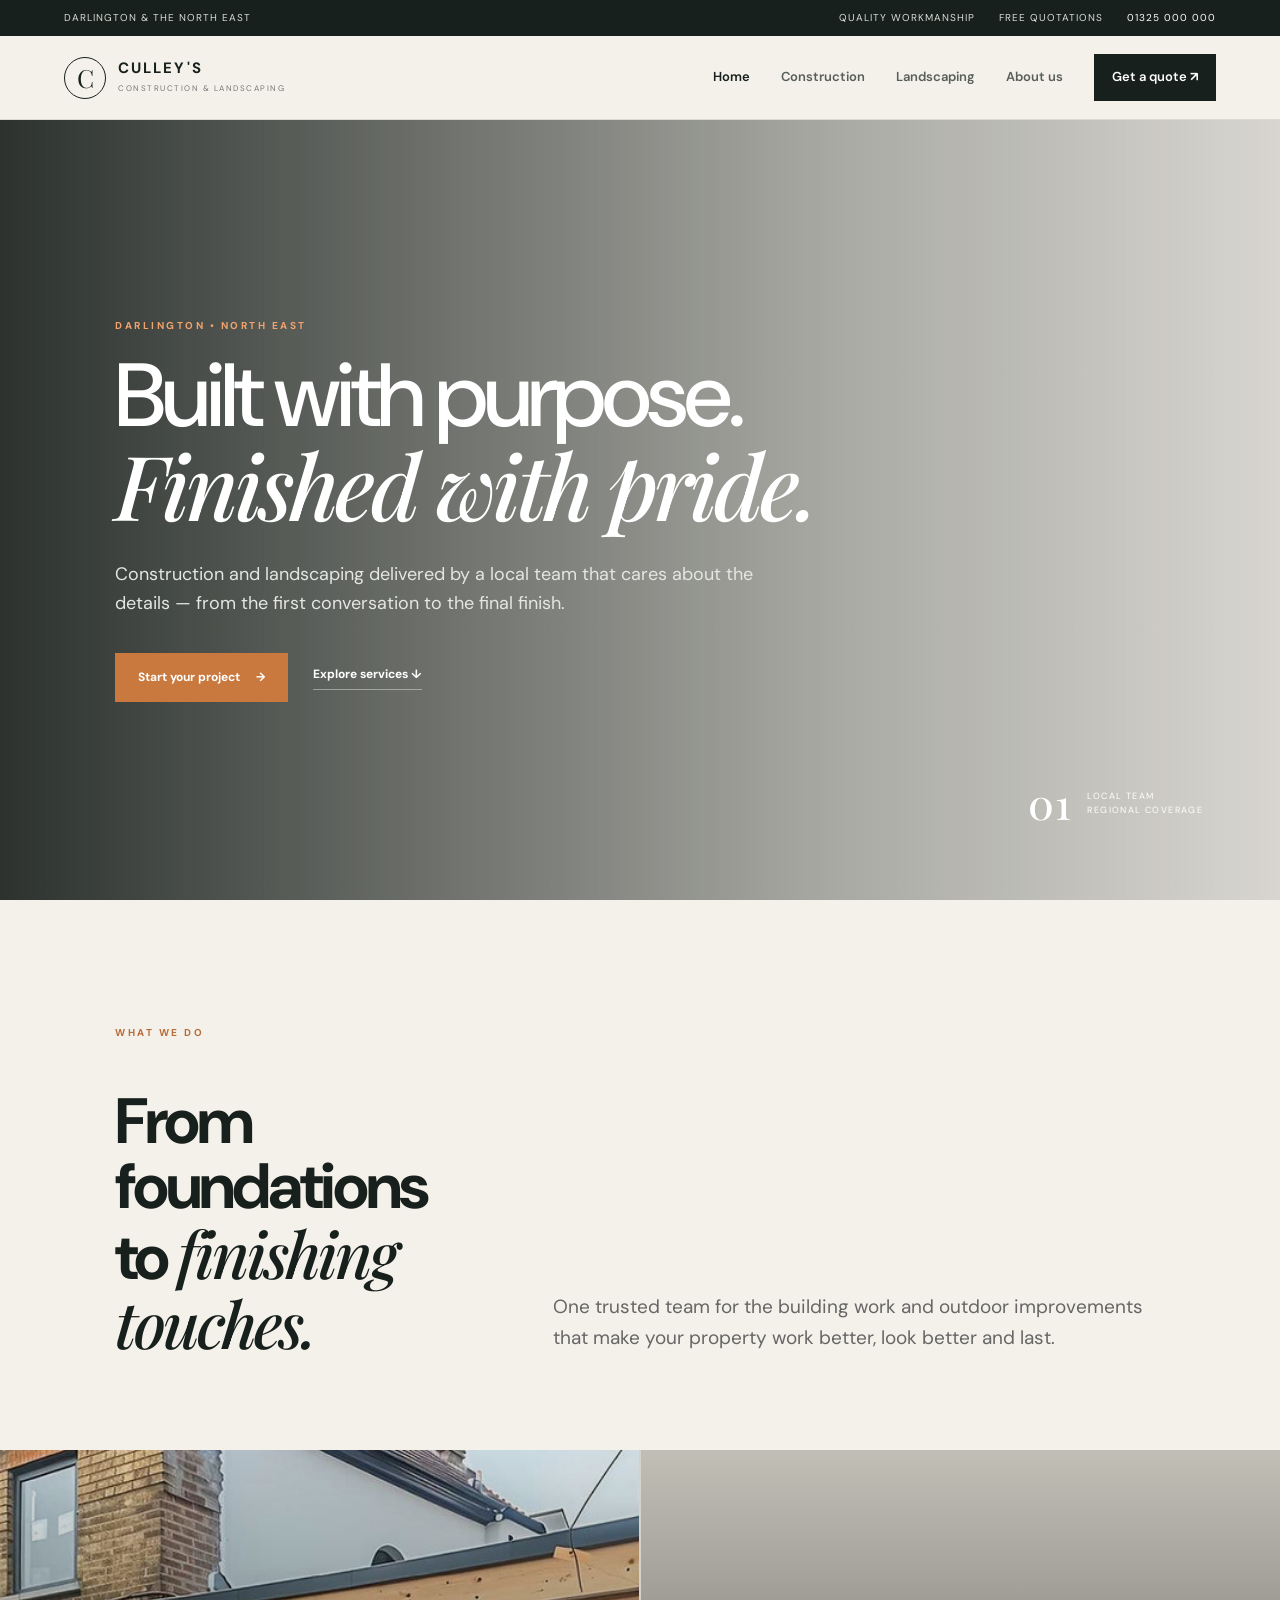
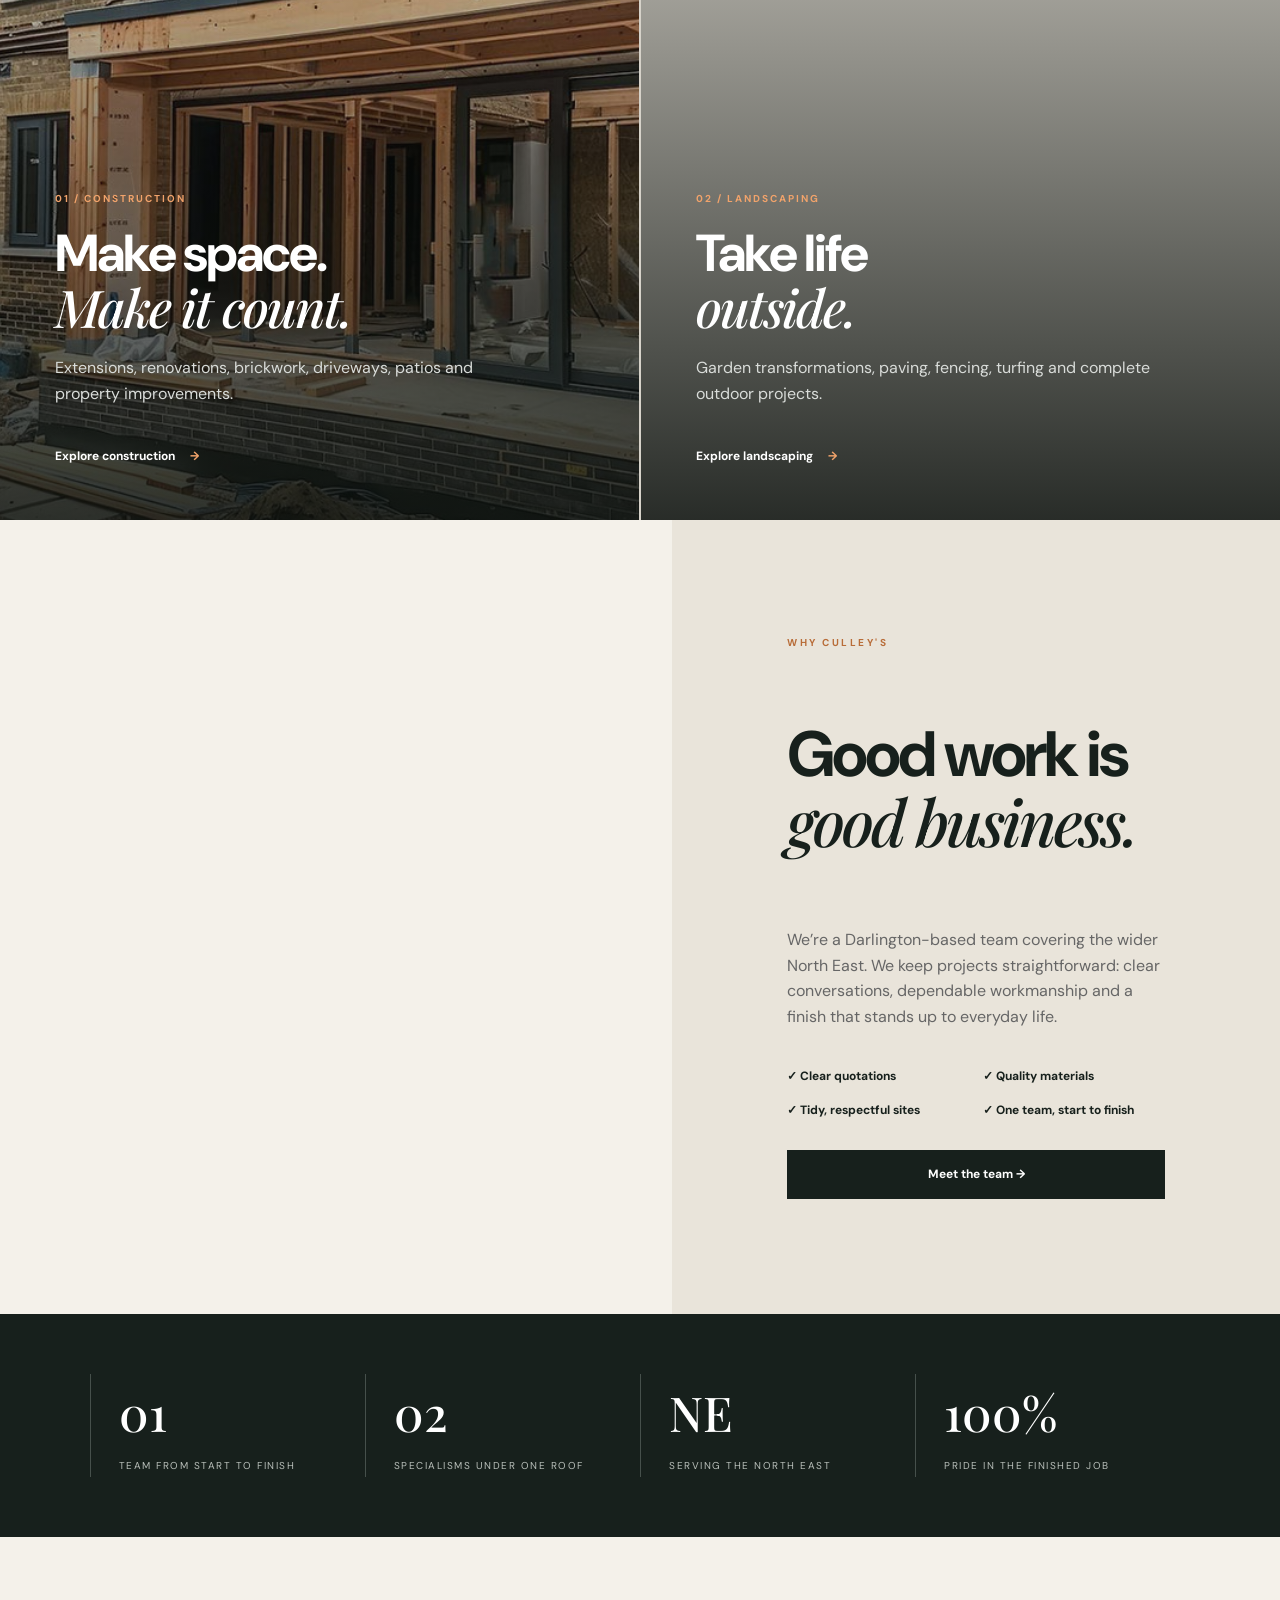
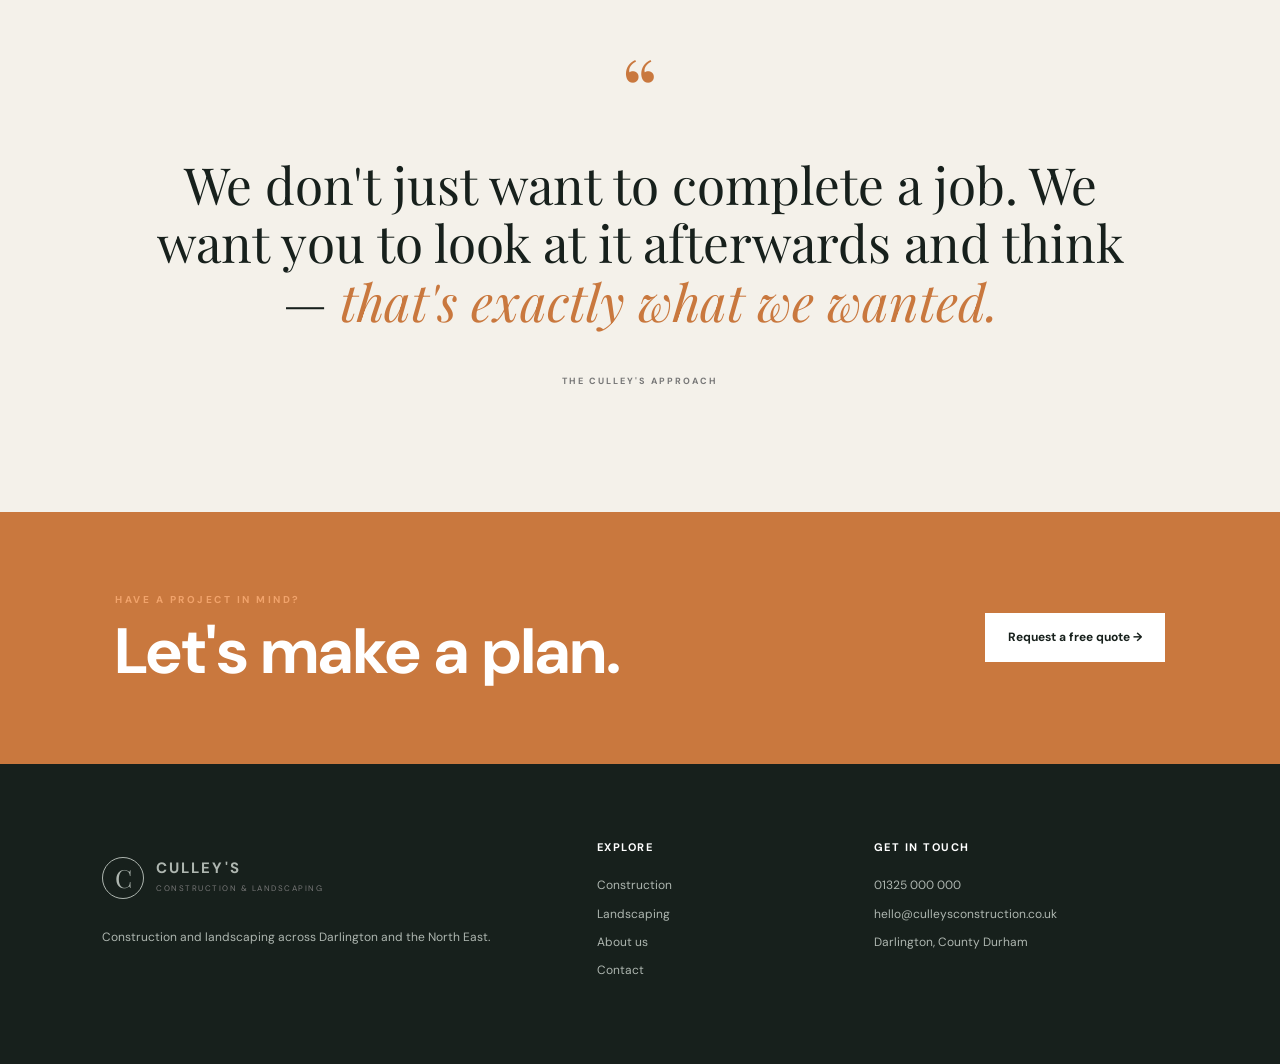
<file: index.html>
<!doctype html>
<html lang="en-GB">
<head>
<meta charset="utf-8"><meta name="viewport" content="width=device-width,initial-scale=1">
<title>Culley's Construction & Landscaping | Darlington & North East</title>
<meta name="description" content="Culley's Construction & Landscaping — quality construction, landscaping, paving and property improvements across Darlington and the North East.">
<link rel="preconnect" href="https://fonts.googleapis.com"><link rel="preconnect" href="https://fonts.gstatic.com" crossorigin>
<link href="https://fonts.googleapis.com/css2?family=DM+Sans:wght@400;500;600;700&family=Playfair+Display:ital,wght@0,500;0,600;1,500;1,600&display=swap" rel="stylesheet">
<link rel="stylesheet" href="assets/style.css">
</head>
<body>
<div class="topbar"><div>Darlington & the North East</div><div class="toplinks"><span>Quality workmanship</span><span>Free quotations</span><a href="tel:01325000000">01325 000 000</a></div></div>
<header class="header"><a class="logo" href="index.html"><span class="logo-icon">C</span><span><strong>CULLEY'S</strong><small>CONSTRUCTION & LANDSCAPING</small></span></a><button class="menu" aria-label="Menu">☰</button><nav><a href="index.html" class="active">Home</a><a href="construction.html">Construction</a><a href="landscaping.html">Landscaping</a><a href="about.html">About us</a><a class="navquote" href="contact.html">Get a quote <b>↗</b></a></nav></header>

<main>
<section class="hero">
<div class="hero-bg"></div><div class="hero-shade"></div>
<div class="hero-content">
<div class="eyebrow light">DARLINGTON • NORTH EAST</div>
<h1>Built with purpose.<br><i>Finished with pride.</i></h1>
<p>Construction and landscaping delivered by a local team that cares about the details — from the first conversation to the final finish.</p>
<div class="buttons"><a class="btn orange" href="contact.html">Start your project <b>→</b></a><a class="textbtn" href="#services">Explore services ↓</a></div>
</div>
<div class="hero-note"><strong>01</strong><span>Local team<br>Regional coverage</span></div>
</section>

<section class="intro">
<div class="eyebrow">WHAT WE DO</div><h2>From foundations<br>to <i>finishing touches.</i></h2>
<p class="lead">One trusted team for the building work and outdoor improvements that make your property work better, look better and last.</p>
</section>

<section class="services" id="services">
<a href="construction.html" class="bigcard construction">
<div class="cardphoto"></div><div class="cardcontent"><span>01 / CONSTRUCTION</span><h3>Make space.<br><i>Make it count.</i></h3><p>Extensions, renovations, brickwork, driveways, patios and property improvements.</p><b>Explore construction <em>→</em></b></div>
</a>
<a href="landscaping.html" class="bigcard landscape">
<div class="cardphoto"></div><div class="cardcontent"><span>02 / LANDSCAPING</span><h3>Take life<br><i>outside.</i></h3><p>Garden transformations, paving, fencing, turfing and complete outdoor projects.</p><b>Explore landscaping <em>→</em></b></div>
</a>
</section>

<section class="why">
<div class="whyimage"></div><div class="whycopy"><div class="eyebrow">WHY CULLEY'S</div><h2>Good work is<br><i>good business.</i></h2><p>We’re a Darlington-based team covering the wider North East. We keep projects straightforward: clear conversations, dependable workmanship and a finish that stands up to everyday life.</p>
<div class="checks"><span>✓ Clear quotations</span><span>✓ Quality materials</span><span>✓ Tidy, respectful sites</span><span>✓ One team, start to finish</span></div><a class="btn dark" href="about.html">Meet the team →</a></div>
</section>

<section class="numbers"><div><strong>01</strong><span>team from start to finish</span></div><div><strong>02</strong><span>specialisms under one roof</span></div><div><strong>NE</strong><span>serving the North East</span></div><div><strong>100%</strong><span>pride in the finished job</span></div></section>

<section class="testimonial"><div class="quote-mark">“</div><blockquote>We don't just want to complete a job. We want you to look at it afterwards and think — <i>that's exactly what we wanted.</i></blockquote><span>THE CULLEY'S APPROACH</span></section>

<section class="cta"><div><div class="eyebrow light">HAVE A PROJECT IN MIND?</div><h2>Let's make a plan.</h2></div><a class="btn white" href="contact.html">Request a free quote →</a></section>
</main>
<footer><div class="footbrand"><a class="logo" href="#"><span class="logo-icon">C</span><span><strong>CULLEY'S</strong><small>CONSTRUCTION & LANDSCAPING</small></span></a><p>Construction and landscaping across Darlington and the North East.</p></div><div><h4>Explore</h4><a href="construction.html">Construction</a><a href="landscaping.html">Landscaping</a><a href="about.html">About us</a><a href="contact.html">Contact</a></div><div><h4>Get in touch</h4><a href="tel:01325000000">01325 000 000</a><a href="mailto:hello@culleysconstruction.co.uk">hello@culleysconstruction.co.uk</a><span>Darlington, County Durham</span></div></footer>
<script src="assets/main.js"></script>
</body></html>
</file>
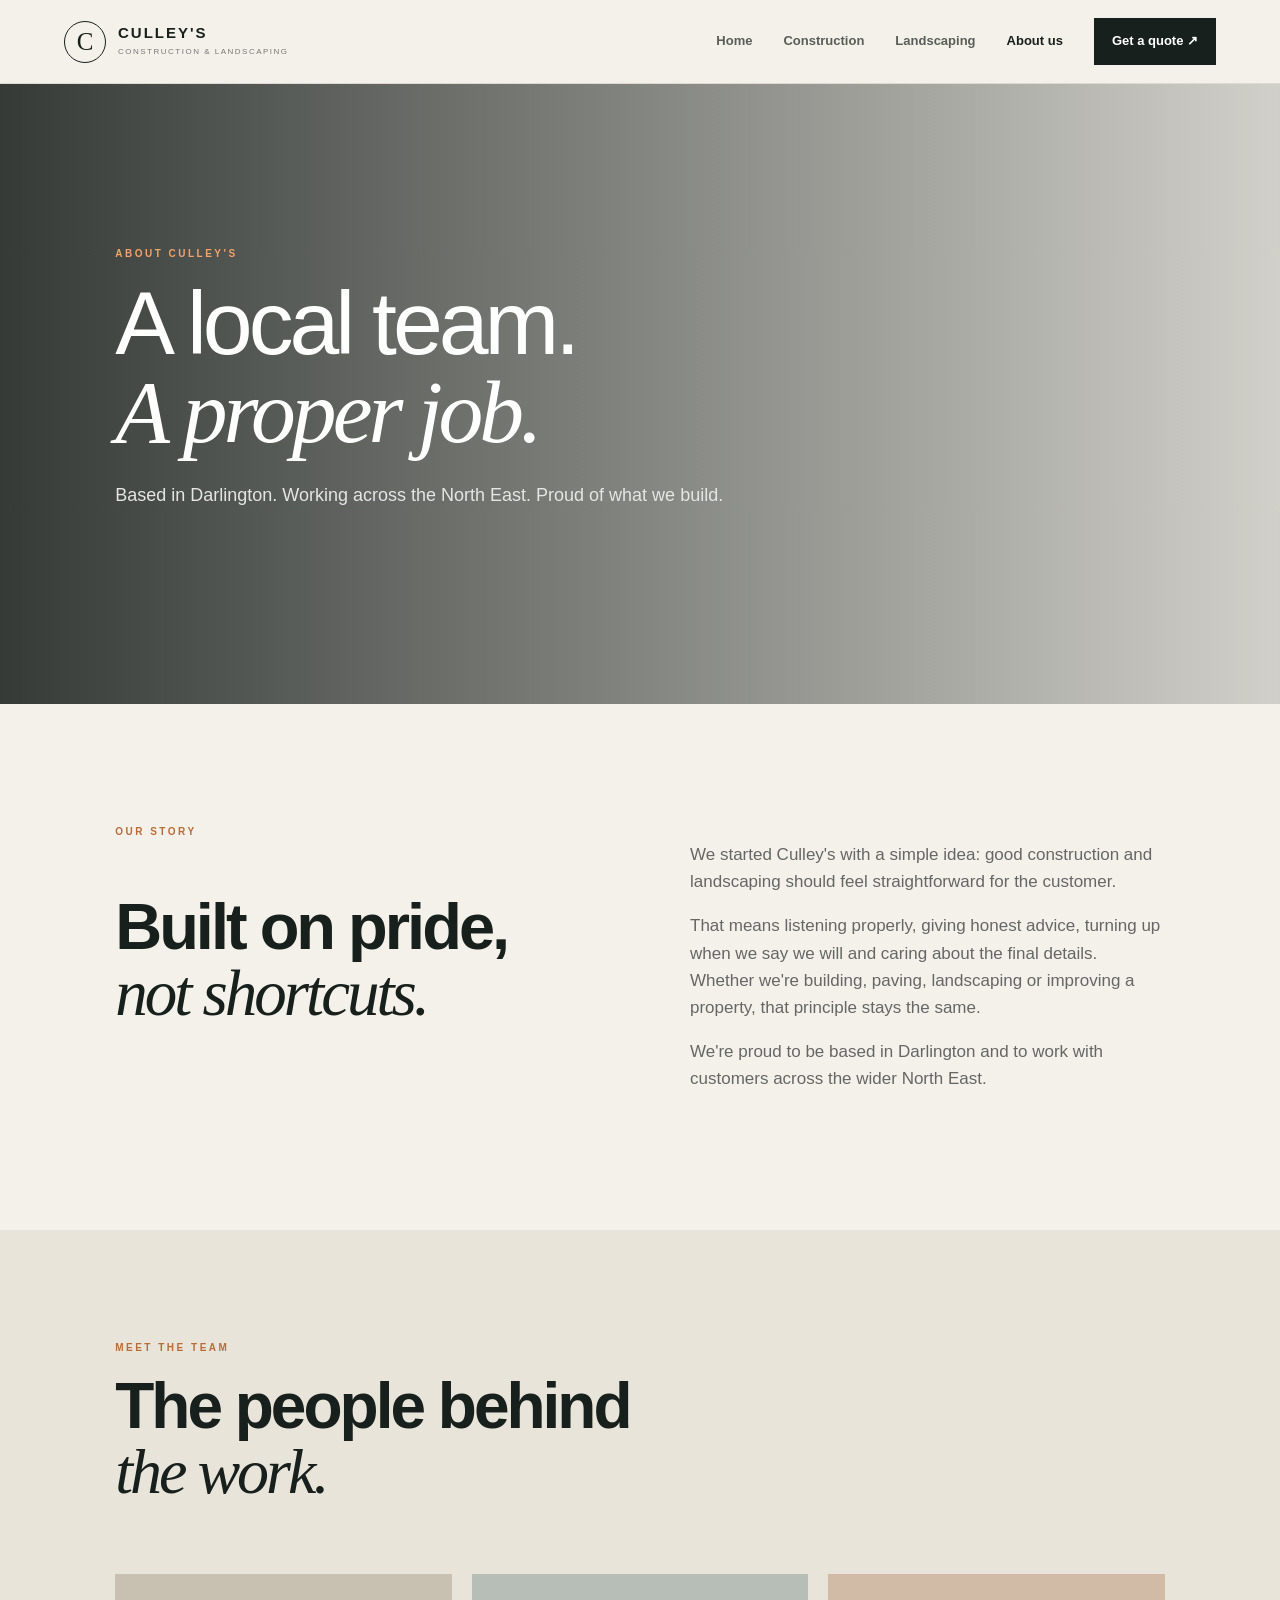
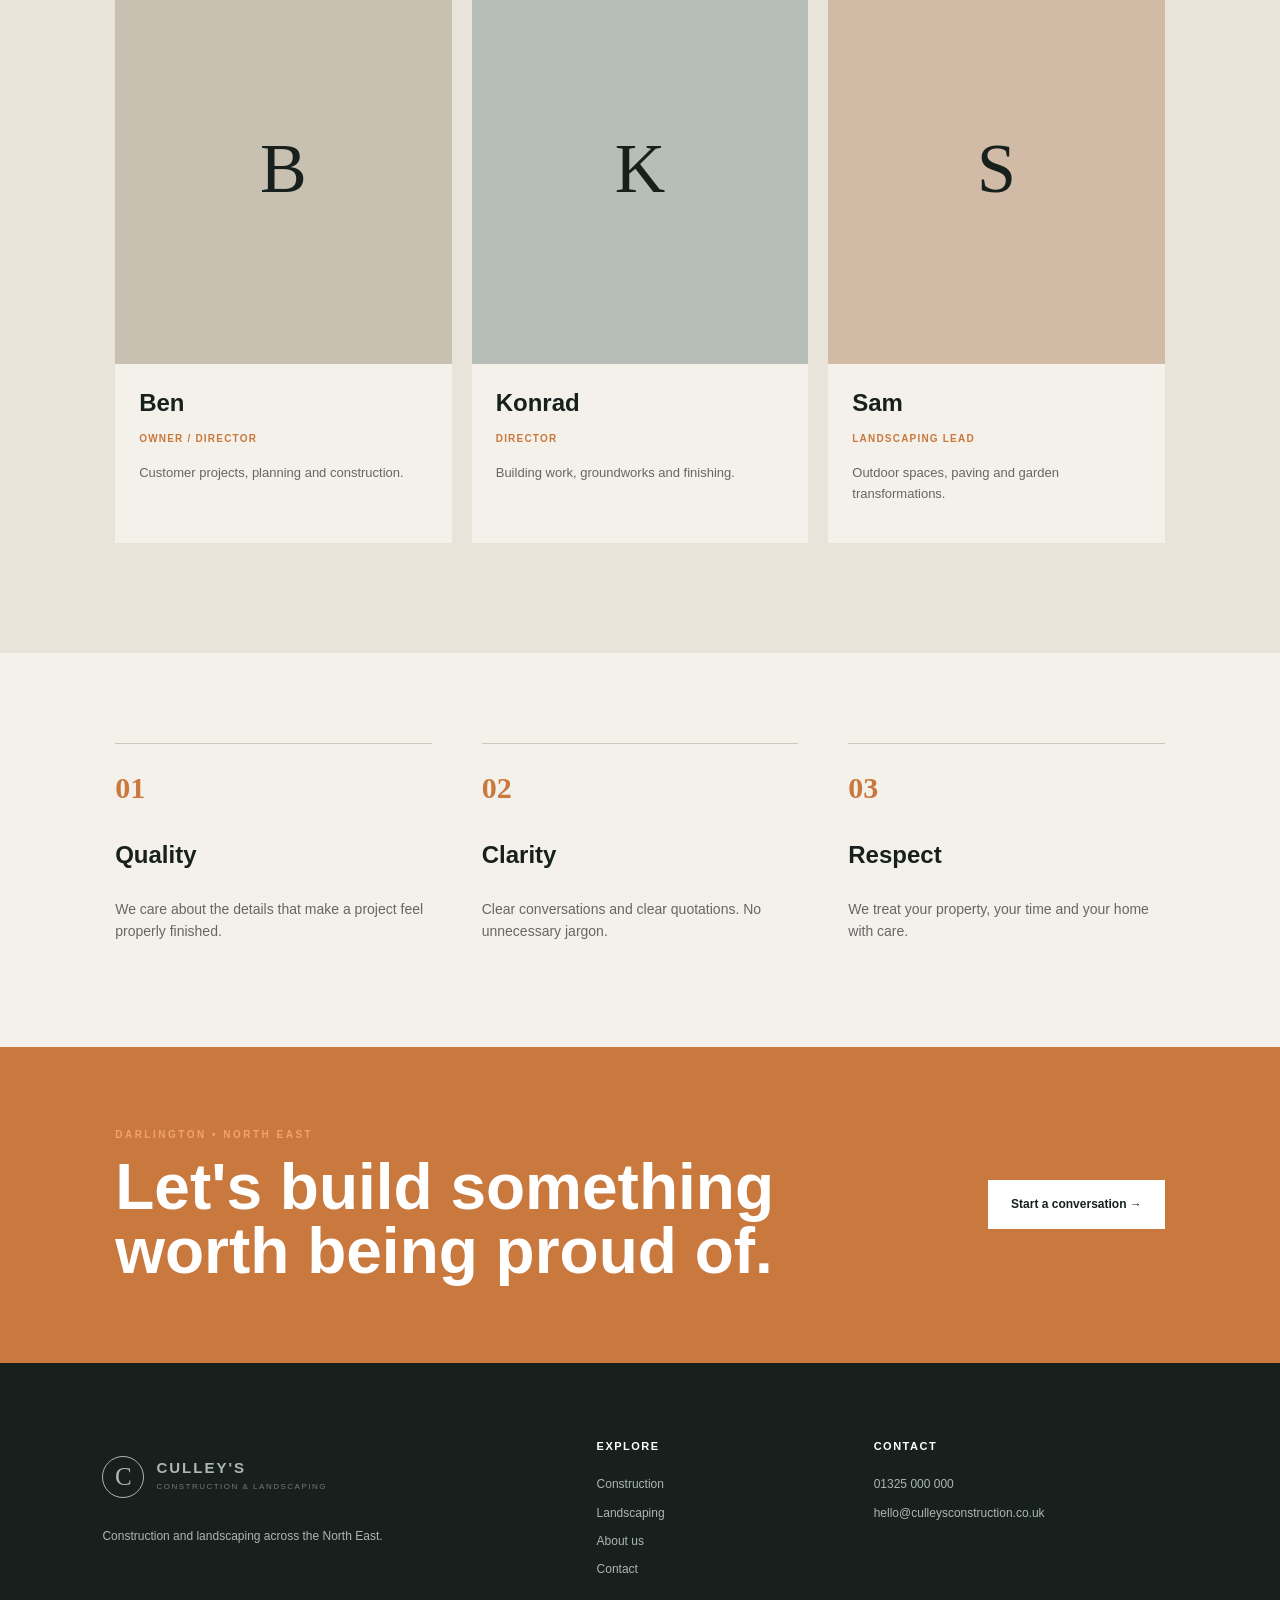
<file: about.html>
<!doctype html><html lang="en-GB"><head><meta charset="utf-8"><meta name="viewport" content="width=device-width,initial-scale=1"><title>About Culley's | Construction & Landscaping</title><link rel="stylesheet" href="assets/style.css"></head><body>
<header class="header"><a class="logo" href="index.html"><span class="logo-icon">C</span><span><strong>CULLEY'S</strong><small>CONSTRUCTION & LANDSCAPING</small></span></a><button class="menu">☰</button><nav><a href="index.html">Home</a><a href="construction.html">Construction</a><a href="landscaping.html">Landscaping</a><a href="about.html" class="active">About us</a><a class="navquote" href="contact.html">Get a quote <b>↗</b></a></nav></header>
<section class="innerhero abouthero"><div><div class="eyebrow light">ABOUT CULLEY'S</div><h1>A local team.<br><i>A proper job.</i></h1><p>Based in Darlington. Working across the North East. Proud of what we build.</p></div></section>
<section class="aboutsplit"><div><div class="eyebrow">OUR STORY</div><h2>Built on pride,<br><i>not shortcuts.</i></h2></div><div><p>We started Culley's with a simple idea: good construction and landscaping should feel straightforward for the customer.</p><p>That means listening properly, giving honest advice, turning up when we say we will and caring about the final details. Whether we're building, paving, landscaping or improving a property, that principle stays the same.</p><p>We're proud to be based in Darlington and to work with customers across the wider North East.</p></div></section>
<section class="teamsection"><div class="pageintro compact"><div class="eyebrow">MEET THE TEAM</div><h2>The people behind<br><i>the work.</i></h2></div><div class="teamgrid">
<article><div class="person p1">B</div><h3>Ben</h3><span>Owner / Director</span><p>Customer projects, planning and construction.</p></article>
<article><div class="person p2">K</div><h3>Konrad</h3><span>Director</span><p>Building work, groundworks and finishing.</p></article>
<article><div class="person p3">S</div><h3>Sam</h3><span>Landscaping Lead</span><p>Outdoor spaces, paving and garden transformations.</p></article>
</div></section>
<section class="values"><div><b>01</b><h3>Quality</h3><p>We care about the details that make a project feel properly finished.</p></div><div><b>02</b><h3>Clarity</h3><p>Clear conversations and clear quotations. No unnecessary jargon.</p></div><div><b>03</b><h3>Respect</h3><p>We treat your property, your time and your home with care.</p></div></section>
<section class="cta"><div><div class="eyebrow light">DARLINGTON • NORTH EAST</div><h2>Let's build something<br>worth being proud of.</h2></div><a class="btn white" href="contact.html">Start a conversation →</a></section>
<footer><div class="footbrand"><a class="logo" href="index.html"><span class="logo-icon">C</span><span><strong>CULLEY'S</strong><small>CONSTRUCTION & LANDSCAPING</small></span></a><p>Construction and landscaping across the North East.</p></div><div><h4>Explore</h4><a href="construction.html">Construction</a><a href="landscaping.html">Landscaping</a><a href="about.html">About us</a><a href="contact.html">Contact</a></div><div><h4>Contact</h4><a href="tel:01325000000">01325 000 000</a><a href="mailto:hello@culleysconstruction.co.uk">hello@culleysconstruction.co.uk</a></div></footer><script src="assets/main.js"></script></body></html>
</file>
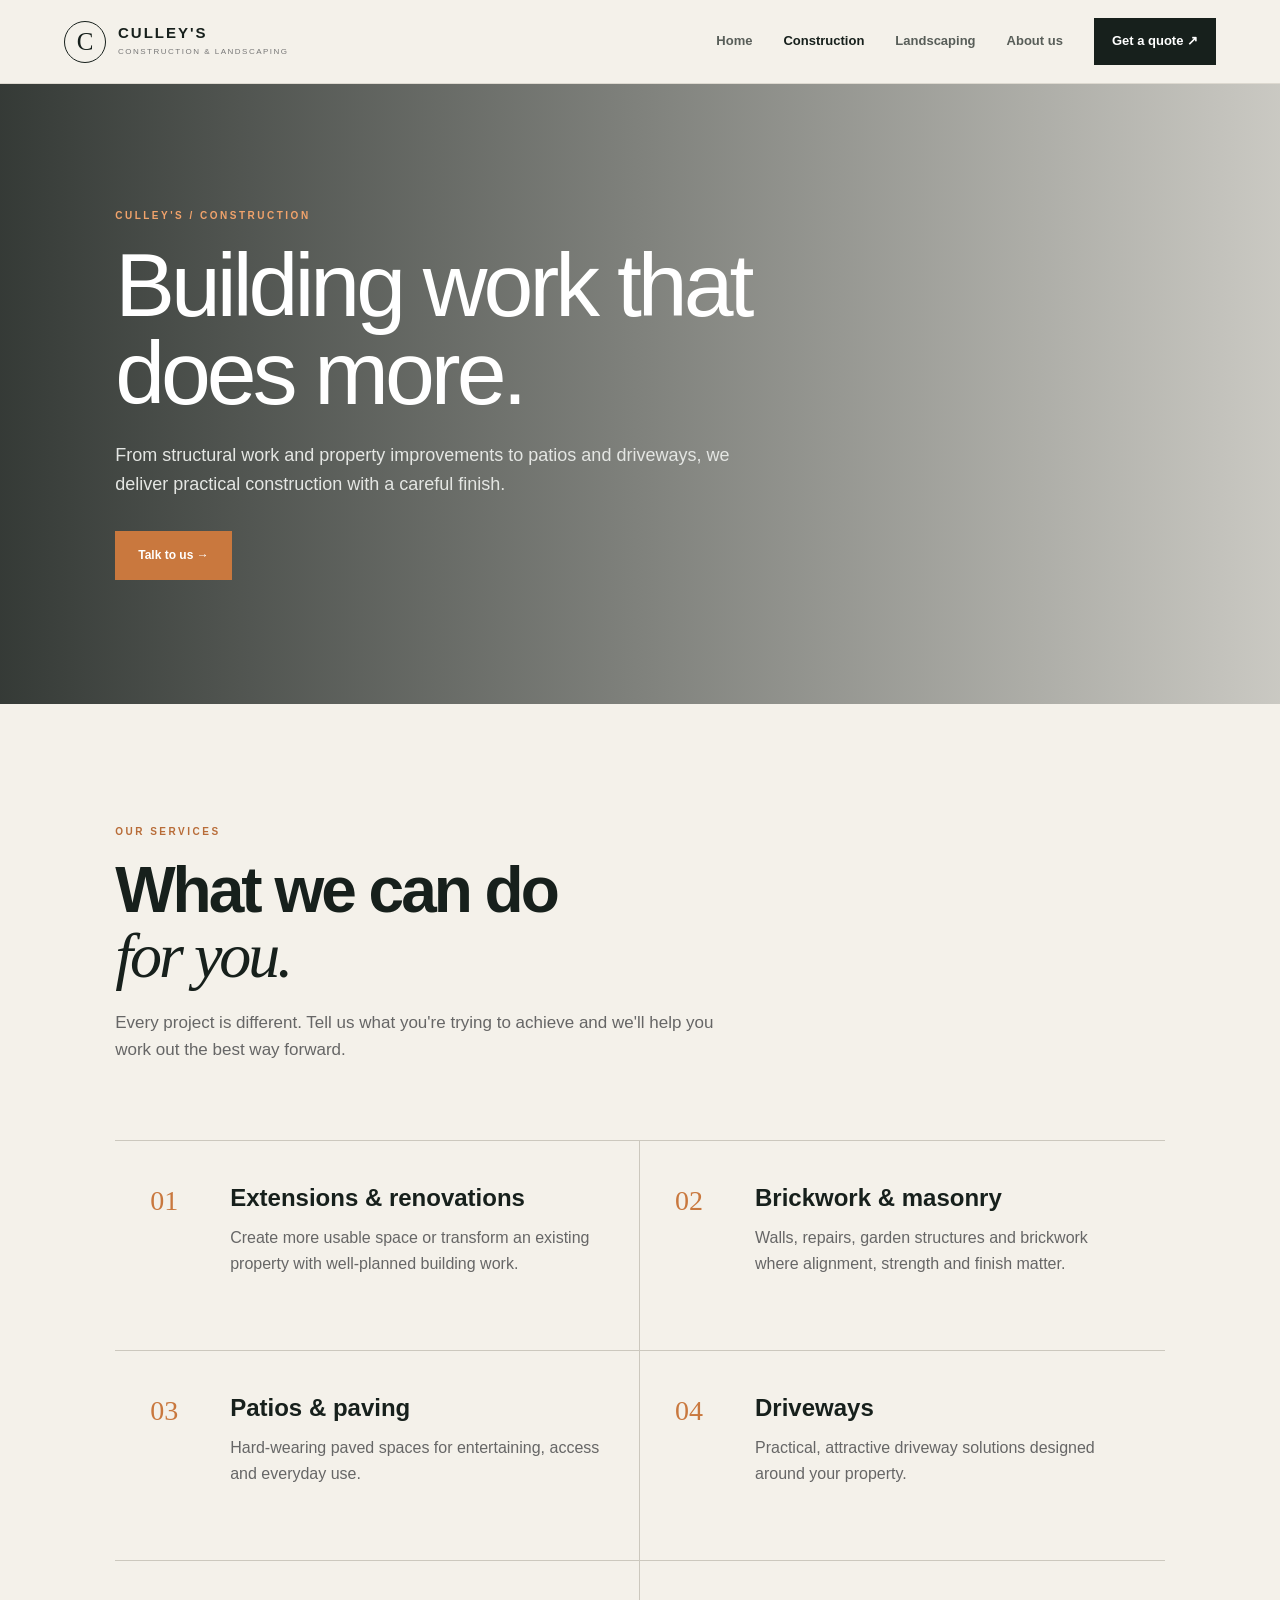
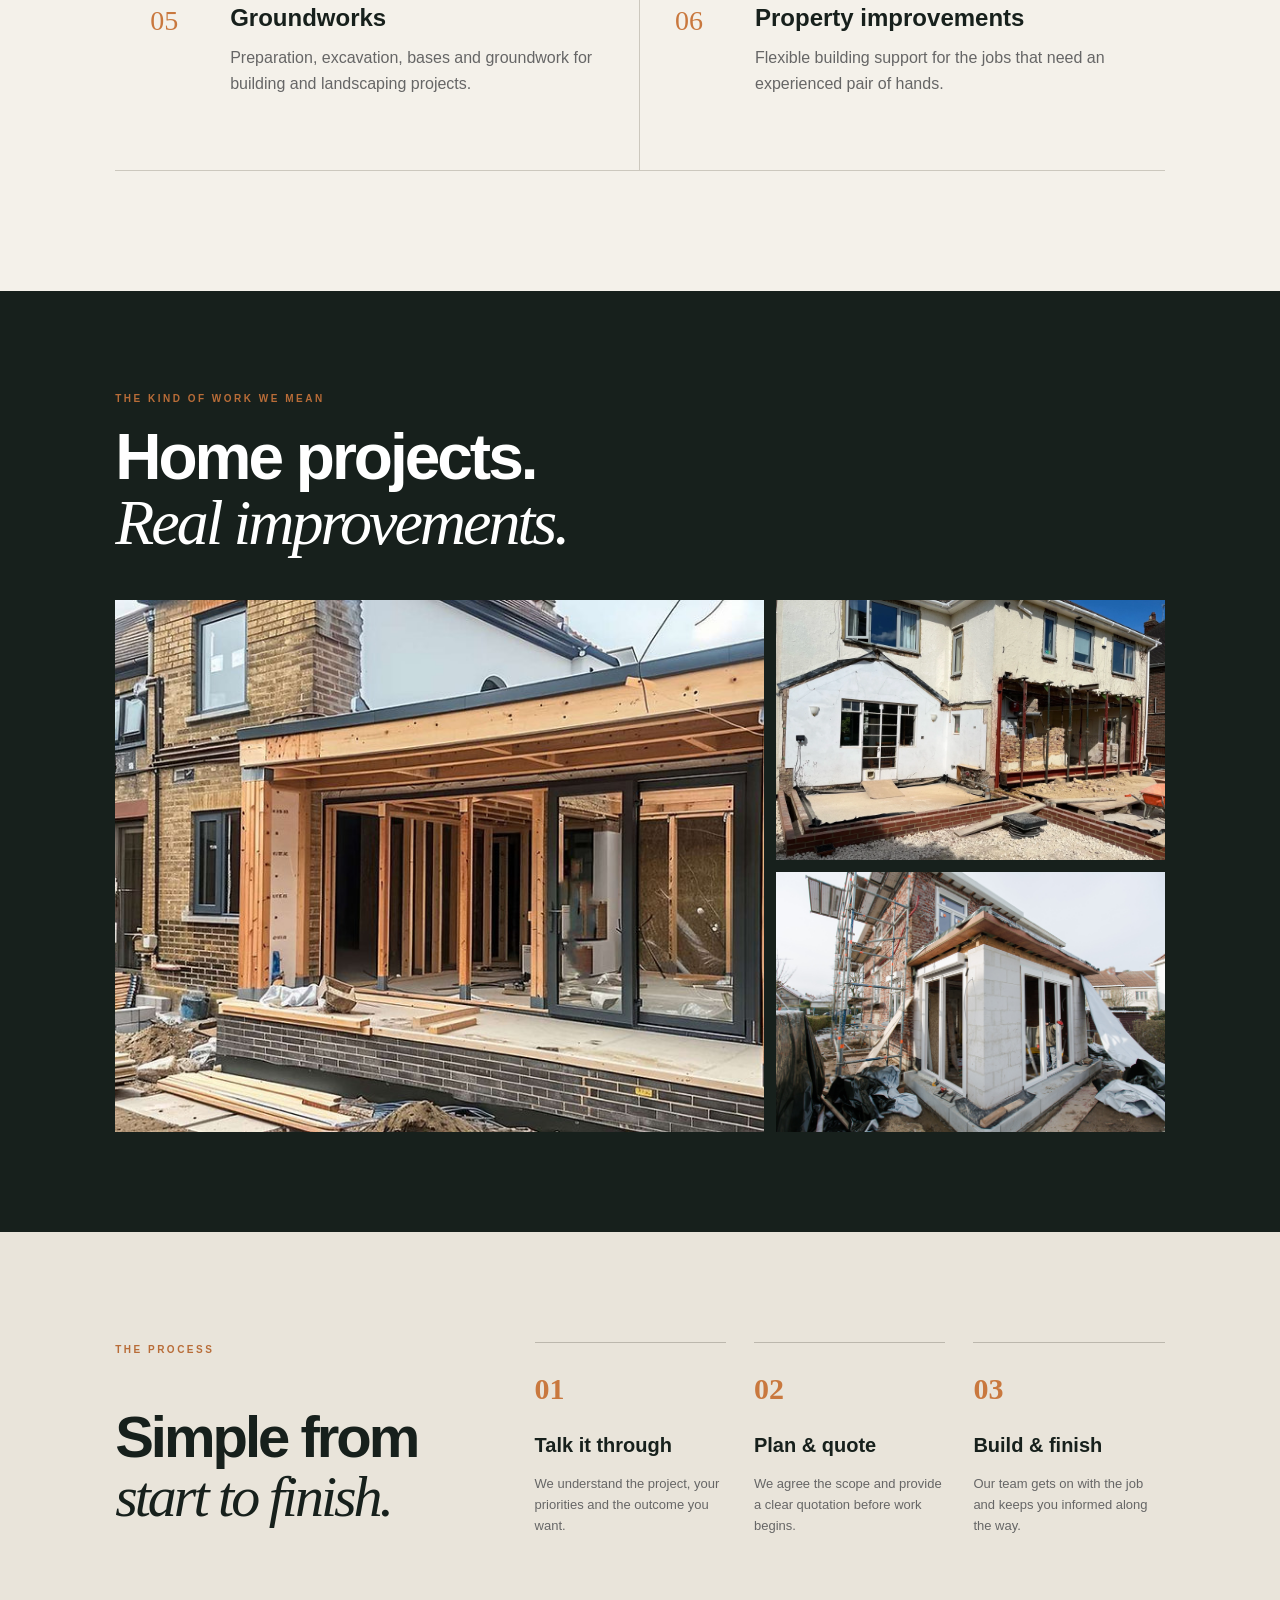
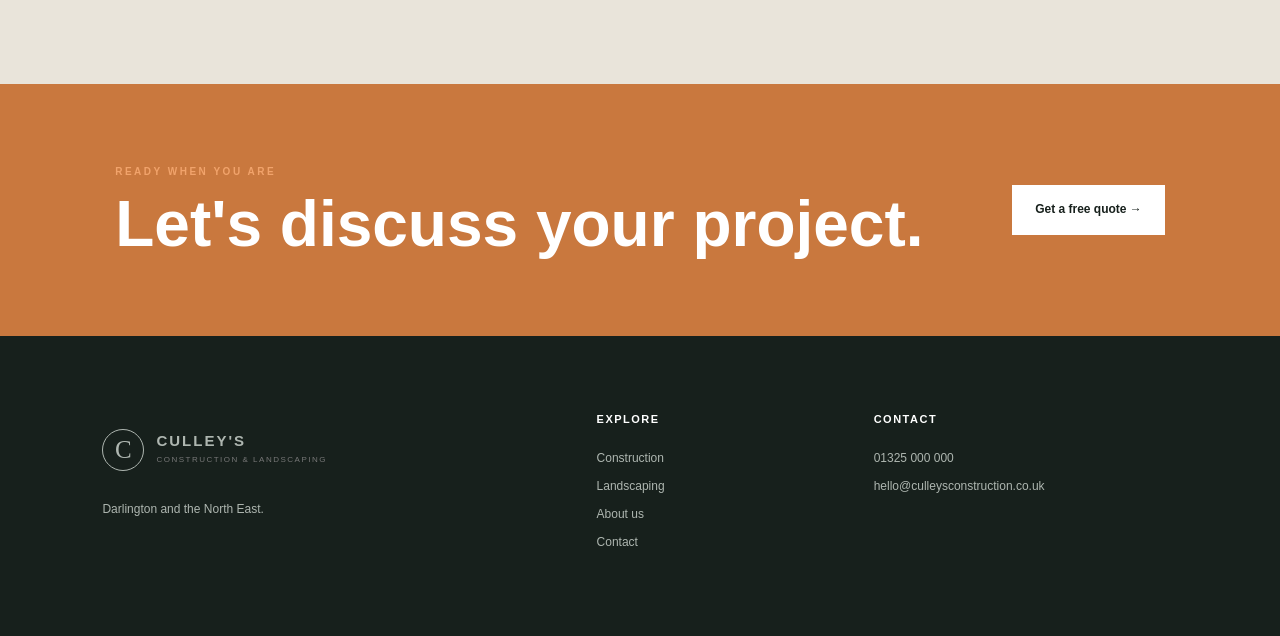
<file: construction.html>
<!doctype html><html lang="en-GB"><head><meta charset="utf-8"><meta name="viewport" content="width=device-width,initial-scale=1"><title>Construction | Culley's Construction & Landscaping</title><link rel="stylesheet" href="assets/style.css"></head><body>
<header class="header"><a class="logo" href="index.html"><span class="logo-icon">C</span><span><strong>CULLEY'S</strong><small>CONSTRUCTION & LANDSCAPING</small></span></a><button class="menu">☰</button><nav><a href="index.html">Home</a><a href="construction.html" class="active">Construction</a><a href="landscaping.html" class="">Landscaping</a><a href="about.html">About us</a><a class="navquote" href="contact.html">Get a quote <b>↗</b></a></nav></header>
<section class="innerhero construction-hero"><div><div class="eyebrow light">CULLEY'S / CONSTRUCTION</div><h1>Building work that does more.</h1><p>From structural work and property improvements to patios and driveways, we deliver practical construction with a careful finish.</p><a class="btn orange" href="contact.html">Talk to us →</a></div></section>
<section class="pageintro"><div class="eyebrow">OUR SERVICES</div><h2>What we can do<br><i>for you.</i></h2><p>Every project is different. Tell us what you're trying to achieve and we'll help you work out the best way forward.</p></section>
<section class="serviceitems"><article><span>01</span><div><h3>Extensions & renovations</h3><p>Create more usable space or transform an existing property with well-planned building work.</p></div></article><article><span>02</span><div><h3>Brickwork & masonry</h3><p>Walls, repairs, garden structures and brickwork where alignment, strength and finish matter.</p></div></article><article><span>03</span><div><h3>Patios & paving</h3><p>Hard-wearing paved spaces for entertaining, access and everyday use.</p></div></article><article><span>04</span><div><h3>Driveways</h3><p>Practical, attractive driveway solutions designed around your property.</p></div></article><article><span>05</span><div><h3>Groundworks</h3><p>Preparation, excavation, bases and groundwork for building and landscaping projects.</p></div></article><article><span>06</span><div><h3>Property improvements</h3><p>Flexible building support for the jobs that need an experienced pair of hands.</p></div></article></section>
<section class="projectgallery"><div class="eyebrow">THE KIND OF WORK WE MEAN</div><h2>Home projects.<br><i>Real improvements.</i></h2><div class="gallerygrid"><div class="gimage one"></div><div class="gimage two"></div><div class="gimage three"></div></div></section>
<section class="process"><div><div class="eyebrow">THE PROCESS</div><h2>Simple from<br><i>start to finish.</i></h2></div><div class="steps"><article><b>01</b><h3>Talk it through</h3><p>We understand the project, your priorities and the outcome you want.</p></article><article><b>02</b><h3>Plan & quote</h3><p>We agree the scope and provide a clear quotation before work begins.</p></article><article><b>03</b><h3>Build & finish</h3><p>Our team gets on with the job and keeps you informed along the way.</p></article></div></section>
<section class="cta"><div><div class="eyebrow light">READY WHEN YOU ARE</div><h2>Let's discuss your project.</h2></div><a class="btn white" href="contact.html">Get a free quote →</a></section>
<footer><div class="footbrand"><a class="logo" href="index.html"><span class="logo-icon">C</span><span><strong>CULLEY'S</strong><small>CONSTRUCTION & LANDSCAPING</small></span></a><p>Darlington and the North East.</p></div><div><h4>Explore</h4><a href="construction.html">Construction</a><a href="landscaping.html">Landscaping</a><a href="about.html">About us</a><a href="contact.html">Contact</a></div><div><h4>Contact</h4><a href="tel:01325000000">01325 000 000</a><a href="mailto:hello@culleysconstruction.co.uk">hello@culleysconstruction.co.uk</a></div></footer><script src="assets/main.js"></script></body></html>
</file>
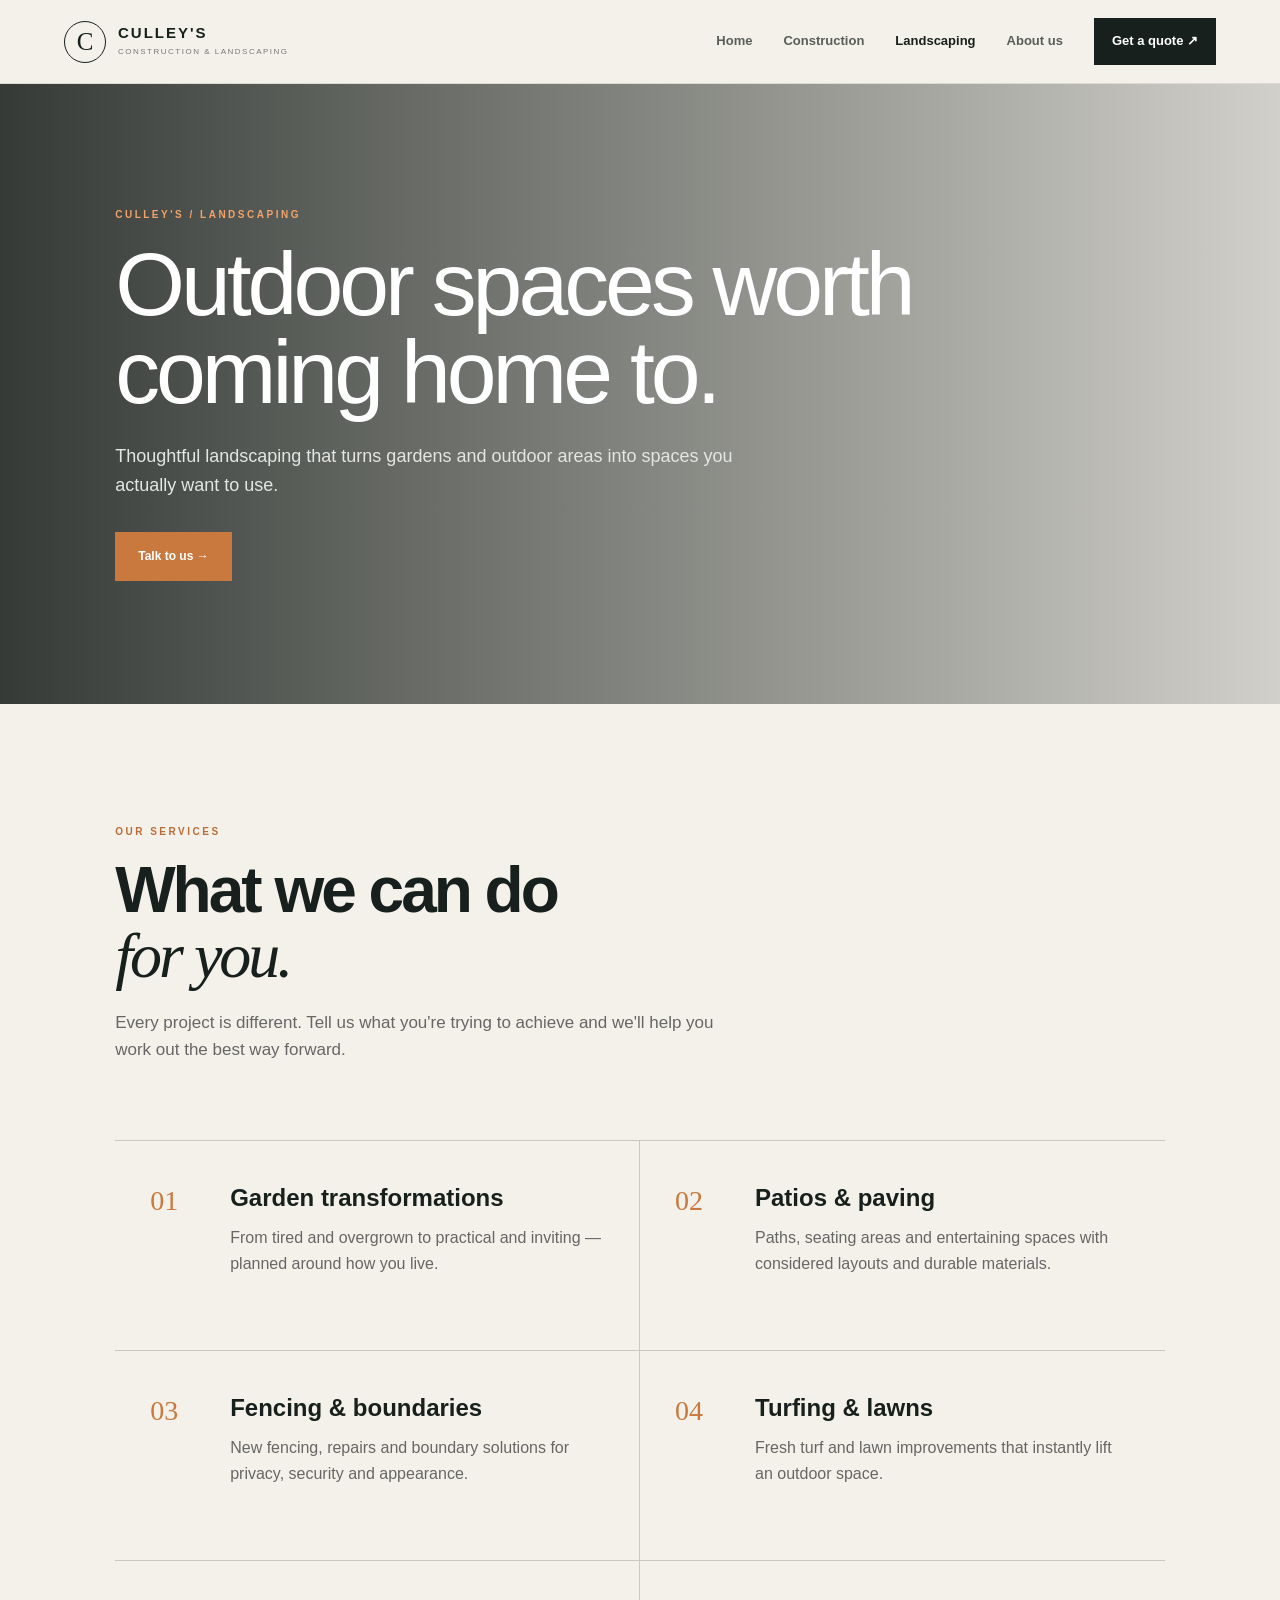
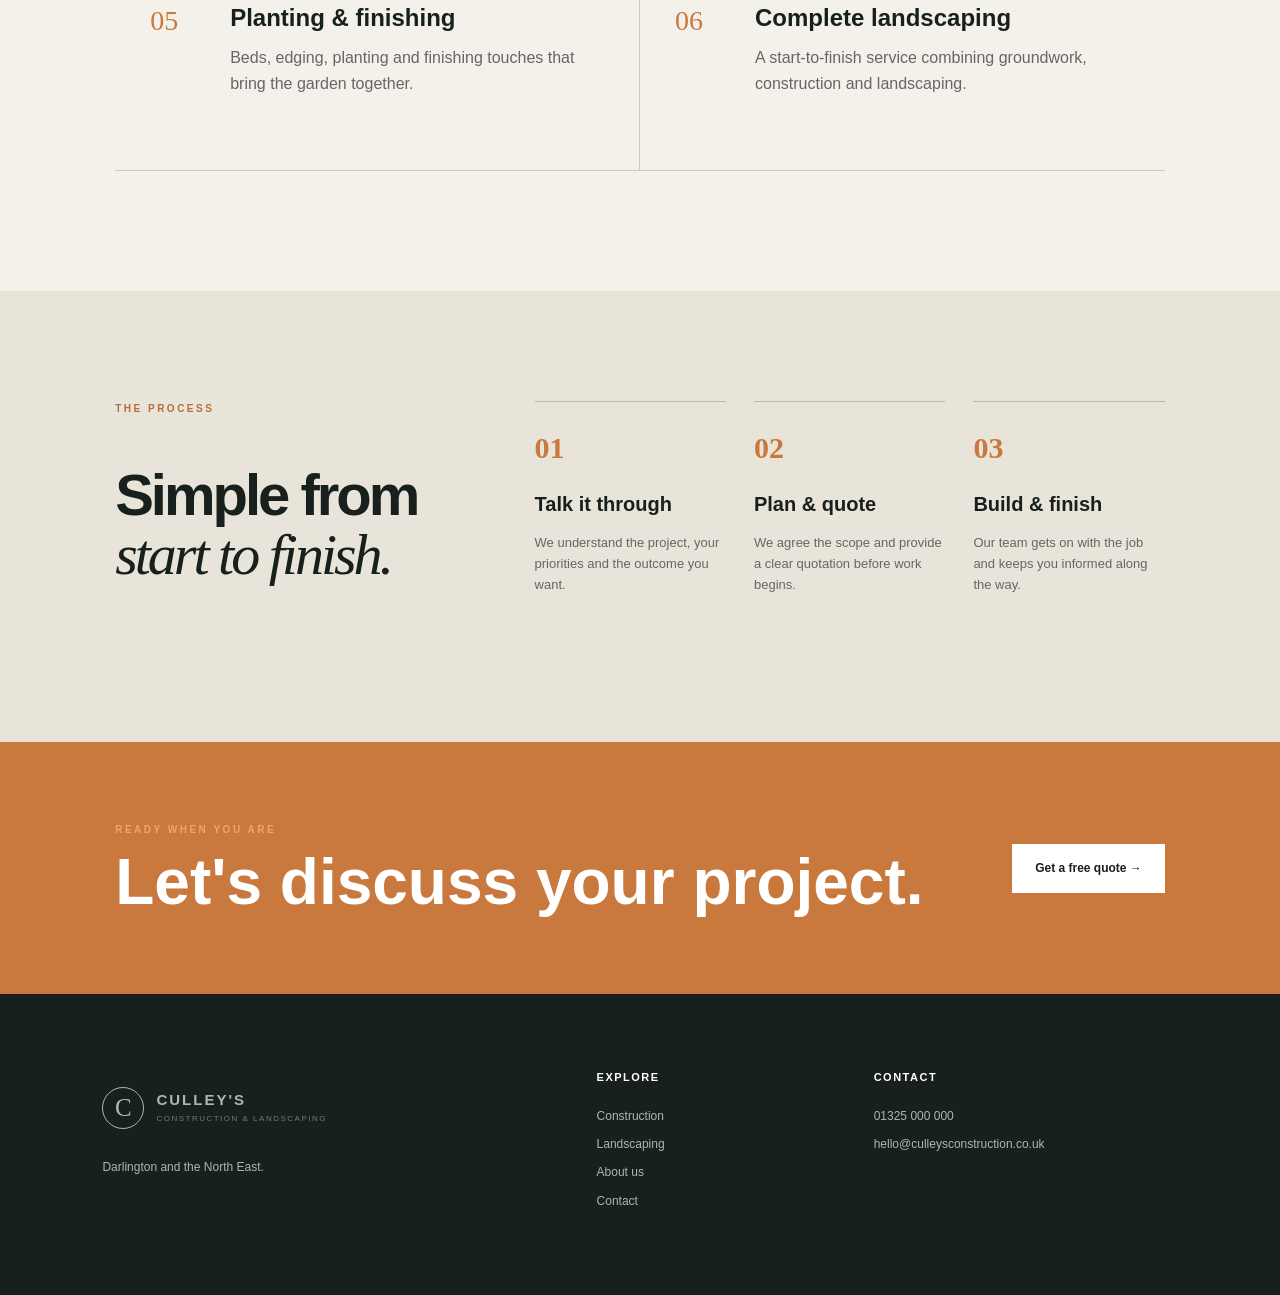
<file: landscaping.html>
<!doctype html><html lang="en-GB"><head><meta charset="utf-8"><meta name="viewport" content="width=device-width,initial-scale=1"><title>Landscaping | Culley's Construction & Landscaping</title><link rel="stylesheet" href="assets/style.css"></head><body>
<header class="header"><a class="logo" href="index.html"><span class="logo-icon">C</span><span><strong>CULLEY'S</strong><small>CONSTRUCTION & LANDSCAPING</small></span></a><button class="menu">☰</button><nav><a href="index.html">Home</a><a href="construction.html" class="">Construction</a><a href="landscaping.html" class="active">Landscaping</a><a href="about.html">About us</a><a class="navquote" href="contact.html">Get a quote <b>↗</b></a></nav></header>
<section class="innerhero" style="--hero:url('https://images.unsplash.com/photo-1558904541-efa843a96f01?auto=format&fit=crop&w=2000&q=85')"><div><div class="eyebrow light">CULLEY'S / LANDSCAPING</div><h1>Outdoor spaces worth coming home to.</h1><p>Thoughtful landscaping that turns gardens and outdoor areas into spaces you actually want to use.</p><a class="btn orange" href="contact.html">Talk to us →</a></div></section>
<section class="pageintro"><div class="eyebrow">OUR SERVICES</div><h2>What we can do<br><i>for you.</i></h2><p>Every project is different. Tell us what you're trying to achieve and we'll help you work out the best way forward.</p></section>
<section class="serviceitems"><article><span>01</span><div><h3>Garden transformations</h3><p>From tired and overgrown to practical and inviting — planned around how you live.</p></div></article><article><span>02</span><div><h3>Patios & paving</h3><p>Paths, seating areas and entertaining spaces with considered layouts and durable materials.</p></div></article><article><span>03</span><div><h3>Fencing & boundaries</h3><p>New fencing, repairs and boundary solutions for privacy, security and appearance.</p></div></article><article><span>04</span><div><h3>Turfing & lawns</h3><p>Fresh turf and lawn improvements that instantly lift an outdoor space.</p></div></article><article><span>05</span><div><h3>Planting & finishing</h3><p>Beds, edging, planting and finishing touches that bring the garden together.</p></div></article><article><span>06</span><div><h3>Complete landscaping</h3><p>A start-to-finish service combining groundwork, construction and landscaping.</p></div></article></section>
<section class="process"><div><div class="eyebrow">THE PROCESS</div><h2>Simple from<br><i>start to finish.</i></h2></div><div class="steps"><article><b>01</b><h3>Talk it through</h3><p>We understand the project, your priorities and the outcome you want.</p></article><article><b>02</b><h3>Plan & quote</h3><p>We agree the scope and provide a clear quotation before work begins.</p></article><article><b>03</b><h3>Build & finish</h3><p>Our team gets on with the job and keeps you informed along the way.</p></article></div></section>
<section class="cta"><div><div class="eyebrow light">READY WHEN YOU ARE</div><h2>Let's discuss your project.</h2></div><a class="btn white" href="contact.html">Get a free quote →</a></section>
<footer><div class="footbrand"><a class="logo" href="index.html"><span class="logo-icon">C</span><span><strong>CULLEY'S</strong><small>CONSTRUCTION & LANDSCAPING</small></span></a><p>Darlington and the North East.</p></div><div><h4>Explore</h4><a href="construction.html">Construction</a><a href="landscaping.html">Landscaping</a><a href="about.html">About us</a><a href="contact.html">Contact</a></div><div><h4>Contact</h4><a href="tel:01325000000">01325 000 000</a><a href="mailto:hello@culleysconstruction.co.uk">hello@culleysconstruction.co.uk</a></div></footer><script src="assets/main.js"></script></body></html>
</file>
<file: assets/style.css>
*{box-sizing:border-box}html{scroll-behaviour:smooth}body{margin:0;background:#f4f1ea;color:#17201c;font-family:'DM Sans',Arial,sans-serif;line-height:1.6}a{text-decoration:none;color:inherit}button{font:inherit}.topbar{height:36px;background:#17201c;color:#d8ddd8;display:flex;justify-content:space-between;padding:0 5vw;align-items:center;font-size:10px;letter-spacing:1px;text-transform:uppercase}.toplinks{display:flex;gap:24px}.toplinks a{color:#fff}.header{height:84px;padding:0 5vw;display:flex;align-items:center;justify-content:space-between;background:#f4f1ea;border-bottom:1px solid #ddd9d0;position:relative;z-index:20}.logo{display:flex;align-items:center;gap:12px}.logo-icon{width:42px;height:42px;border:1.5px solid currentColor;border-radius:50%;display:grid;place-items:center;font-family:'Playfair Display',serif;font-size:25px}.logo strong{display:block;font-size:15px;letter-spacing:2px;line-height:1}.logo small{display:block;font-size:8px;letter-spacing:1.5px;color:#777;margin-top:6px}.header nav{display:flex;align-items:center;gap:31px;font-size:13px;font-weight:600}.header nav a{padding:10px 0;opacity:.7}.header nav a:hover,.header nav a.active{opacity:1}.navquote{background:#17201c!important;color:#fff!important;padding:13px 18px!important;opacity:1!important}.menu{display:none;border:0;background:none;font-size:26px}.hero{height:calc(100vh - 120px);min-height:650px;position:relative;display:flex;align-items:center;color:#fff;overflow:hidden}.hero-bg,.hero-shade{position:absolute;inset:0}.hero-bg{background-image:url('https://images.unsplash.com/photo-1503387762-592deb58ef4e?auto=format&fit=crop&w=2200&q=90');background-size:cover;background-position:center;animation:zoom 16s ease-out both}.hero-shade{background:linear-gradient(90deg,rgba(11,18,15,.86),rgba(11,18,15,.32) 65%,rgba(11,18,15,.12))}.hero-content{position:relative;width:min(850px,88%);margin-left:9vw}.eyebrow{font-size:10px;font-weight:700;letter-spacing:2.5px;color:#b86c38;margin-bottom:18px}.eyebrow.light{color:#f1a36b}.hero h1,.innerhero h1,.contactpage h1{font-size:clamp(54px,7vw,100px);line-height:.98;letter-spacing:-4px;margin:0 0 25px;font-weight:500}.hero h1 i,.innerhero h1 i,.contactpage h1 i,h2 i,h3 i{font-family:'Playfair Display',serif;font-weight:500}.hero p{font-size:18px;max-width:650px;color:#e4e6e3}.buttons{display:flex;align-items:center;gap:25px;margin-top:35px}.btn{display:inline-flex;justify-content:center;align-items:center;gap:16px;padding:15px 23px;border:0;font-weight:700;font-size:12px;cursor:pointer}.btn.orange{background:#c9783e;color:#fff}.btn.dark{background:#17201c;color:#fff}.btn.white{background:#fff;color:#17201c}.textbtn{font-size:12px;font-weight:700;color:#fff;border-bottom:1px solid rgba(255,255,255,.4);padding-bottom:5px}.hero-note{position:absolute;right:6vw;bottom:7vh;display:flex;align-items:center;gap:15px;text-transform:uppercase;font-size:9px;letter-spacing:1.4px}.hero-note strong{font-family:'Playfair Display',serif;font-size:42px;font-weight:500}.intro{padding:125px 9vw 90px;display:grid;grid-template-columns:1fr 1.5fr;gap:30px}.intro .eyebrow{grid-column:1/-1}.intro h2{font-size:clamp(42px,5vw,70px);line-height:1.02;letter-spacing:-3px;margin:0}.intro .lead{font-size:19px;color:#666;max-width:600px;align-self:end;margin:0 0 7px}.services{display:grid;grid-template-columns:1fr 1fr;gap:2px;background:#d6d2c9}.bigcard{min-height:670px;position:relative;color:#fff;overflow:hidden}.bigcard .cardphoto{position:absolute;inset:0;background-size:cover;background-position:center;transition:transform .7s}.bigcard:hover .cardphoto{transform:scale(1.05)}.construction .cardphoto{background-image:url('home-extension.jpg')}.landscape .cardphoto{background-image:url('https://images.unsplash.com/photo-1558904541-efa843a96f01?auto=format&fit=crop&w=1600&q=90')}.bigcard:after{content:'';position:absolute;inset:0;background:linear-gradient(180deg,rgba(12,17,14,.1),rgba(12,17,14,.86))}.cardcontent{position:absolute;z-index:2;left:55px;right:55px;bottom:52px}.cardcontent>span{font-size:10px;letter-spacing:2px;font-weight:700;color:#f1a36b}.cardcontent h3{font-size:52px;line-height:1.02;letter-spacing:-2px;margin:18px 0}.cardcontent p{color:#d9dcd9;max-width:460px}.cardcontent>b{font-size:12px;display:inline-block;margin-top:25px}.cardcontent em{font-style:normal;color:#f1a36b;margin-left:12px}.why{display:grid;grid-template-columns:1.05fr .95fr;min-height:700px}.whyimage{background:url('https://images.unsplash.com/photo-1600585154340-be6161a56a0c?auto=format&fit=crop&w=1700&q=90') center/cover}.whycopy{padding:9vw;display:flex;justify-content:center;flex-direction:column;background:#e9e4da}.whycopy h2{font-size:clamp(43px,5vw,70px);line-height:1.02;letter-spacing:-3px}.whycopy>p{color:#666;max-width:560px}.checks{display:grid;grid-template-columns:1fr 1fr;gap:14px;margin:22px 0 30px;font-size:12px;font-weight:700}.numbers{display:grid;grid-template-columns:repeat(4,1fr);background:#17201c;color:#fff;padding:60px 7vw}.numbers div{padding:0 28px;border-left:1px solid #46504b}.numbers strong{font-family:'Playfair Display',serif;font-size:48px;font-weight:500;display:block}.numbers span{font-size:10px;text-transform:uppercase;letter-spacing:1.5px;color:#b9bfba}.testimonial{padding:120px 12vw;text-align:center;background:#f4f1ea}.quote-mark{font-family:'Playfair Display',serif;font-size:90px;color:#c9783e;line-height:.7}.testimonial blockquote{font-family:'Playfair Display',serif;font-size:clamp(30px,4vw,55px);line-height:1.15;max-width:1000px;margin:35px auto}.testimonial blockquote i{color:#c9783e}.testimonial span{font-size:9px;letter-spacing:2px;color:#777;font-weight:700}.cta{padding:80px 9vw;background:#c9783e;color:#fff;display:flex;justify-content:space-between;align-items:center}.cta h2{font-size:clamp(40px,5vw,65px);margin:0;line-height:1}.cta .eyebrow{margin-bottom:12px}.cta .btn{margin-left:40px}footer{background:#17201c;color:#fff;padding:75px 8vw;display:grid;grid-template-columns:2fr 1fr 1.4fr;gap:60px}footer .logo{margin-bottom:20px}footer p,footer a,footer span{display:block;color:#aeb6b0;font-size:12px;margin:9px 0}footer h4{font-size:11px;text-transform:uppercase;letter-spacing:1.5px;color:#fff;margin:0 0 20px}.innerhero{min-height:620px;background:linear-gradient(90deg,rgba(11,18,15,.82),rgba(11,18,15,.15)),var(--hero) center/cover;display:flex;align-items:center;color:#fff;padding:0 9vw}.innerhero>div{max-width:900px}.innerhero p{font-size:18px;color:#e4e6e3;max-width:650px;margin-bottom:32px}.pageintro{padding:120px 9vw 60px;max-width:1000px}.pageintro h2{font-size:clamp(45px,5vw,70px);line-height:1.02;letter-spacing:-3px;margin:0 0 20px}.pageintro>p{color:#666;max-width:600px;font-size:17px}.serviceitems{margin:0 9vw 120px;border-top:1px solid #ccc8be;display:grid;grid-template-columns:1fr 1fr}.serviceitems article{min-height:210px;padding:38px 35px;display:grid;grid-template-columns:60px 1fr;gap:20px;border-bottom:1px solid #ccc8be}.serviceitems article:nth-child(odd){border-right:1px solid #ccc8be}.serviceitems article>span{font-family:'Playfair Display',serif;color:#c9783e;font-size:28px}.serviceitems h3{font-size:24px;margin:0 0 8px}.serviceitems p{color:#666;margin:0}.projectgallery{padding:100px 9vw;background:#17201c;color:#fff}.projectgallery h2{font-size:clamp(42px,5vw,68px);line-height:1.02;letter-spacing:-3px;margin:0 0 45px}.gallerygrid{display:grid;grid-template-columns:1.25fr .75fr;grid-template-rows:260px 260px;gap:12px}.gimage{background-size:cover;background-position:center}.gimage.one{grid-row:1/3;background-image:url('home-extension.jpg')}.gimage.two{background-image:url('extension-build.webp')}.gimage.three{background-image:url('extension-detail.jpg')}@media(max-width:850px){.gallerygrid{grid-template-columns:1fr;grid-template-rows:320px 220px 220px}.gimage.one{grid-row:auto}}
.process{background:#e9e4da;padding:110px 9vw;display:grid;grid-template-columns:.7fr 1.3fr;gap:80px}.process h2{font-size:58px;line-height:1.02;letter-spacing:-3px}.steps{display:grid;grid-template-columns:repeat(3,1fr);gap:28px}.steps article{border-top:1px solid #bcb7ad;padding-top:22px}.steps b,.values b{font-family:'Playfair Display',serif;color:#c9783e;font-size:30px}.steps h3{font-size:20px;margin:16px 0 8px}.steps p{font-size:13px;color:#666}.abouthero{background-image:linear-gradient(90deg,rgba(11,18,15,.82),rgba(11,18,15,.15)),url('https://images.unsplash.com/photo-1504917595217-d4dc5ebe6122?auto=format&fit=crop&w=2000&q=90')}.aboutsplit{display:grid;grid-template-columns:1fr 1fr;gap:100px;padding:120px 9vw}.aboutsplit h2{font-size:65px;line-height:1.02;letter-spacing:-3px}.aboutsplit p{color:#666;font-size:17px}.teamsection{background:#e9e4da;padding:110px 9vw}.pageintro.compact{padding:0 0 50px}.teamgrid{display:grid;grid-template-columns:repeat(3,1fr);gap:20px}.teamgrid article{background:#f4f1ea;padding-bottom:25px}.person{height:390px;display:grid;place-items:center;font-family:'Playfair Display',serif;font-size:70px;color:#17201c}.p1{background:#c8c1b2}.p2{background:#b7beb7}.p3{background:#d1bba7}.teamgrid h3,.teamgrid span,.teamgrid p{margin-left:24px;margin-right:24px}.teamgrid h3{font-size:24px;margin-top:20px;margin-bottom:2px}.teamgrid span{font-size:10px;text-transform:uppercase;letter-spacing:1.2px;color:#c9783e;font-weight:700}.teamgrid p{font-size:13px;color:#666}.values{padding:90px 9vw;display:grid;grid-template-columns:repeat(3,1fr);gap:50px}.values div{border-top:1px solid #ccc8be;padding-top:20px}.values h3{font-size:24px}.values p{color:#666;font-size:14px}.contactpage{display:grid;grid-template-columns:1fr 1fr;min-height:calc(100vh - 84px);background:#17201c;color:#fff}.contactcopy{padding:9vw;display:flex;justify-content:center;flex-direction:column}.contactcopy h1{font-size:clamp(52px,6vw,82px)}.contactcopy>p{color:#bac0bc;max-width:560px;font-size:16px}.contactlinks{display:flex;flex-direction:column;gap:9px;margin-top:30px;font-size:13px;font-weight:700}.contactlinks a{color:#fff}.contactlinks span{color:#8f9993}.formbox{background:#f4f1ea;color:#17201c;padding:8vw;display:flex;align-items:center}.formbox form{width:100%}.formrow{display:grid;grid-template-columns:1fr 1fr;gap:18px}.formbox label{display:block;font-size:9px;font-weight:800;letter-spacing:1.5px;margin-bottom:17px}.formbox input,.formbox select,.formbox textarea,.adminmain input{display:block;width:100%;border:1px solid #cbc7bd;background:#fff;padding:14px;margin-top:7px;font:inherit;color:#17201c}.formbox textarea{resize:vertical}.full{width:100%}.success,.error{margin-top:15px;font-size:12px;font-weight:700}.success{color:#3e7254}.error{color:#a33}.admin{background:#f4f1ea}.adminhead{height:80px;background:#17201c;color:#fff;display:flex;justify-content:space-between;align-items:center;padding:0 6vw}.adminmain{padding:80px 8vw}.adminmain h1{font-size:70px;line-height:1}.adminmain form{max-width:480px;margin-top:30px}.adminmain input{margin-bottom:12px}.hidden{display:none}.dashhead{display:flex;justify-content:space-between;align-items:end;margin-bottom:35px}.dashhead h1{font-size:55px;margin:0}.count{background:#e9e4da;padding:17px 25px}.count b{font-family:'Playfair Display',serif;font-size:36px}.count span{font-size:10px;text-transform:uppercase;letter-spacing:1px;margin-left:8px}.enquiry{background:#fff;border:1px solid #ddd9d0;padding:25px;margin-bottom:13px}.enqtop{display:flex;justify-content:space-between}.enqtop h3{margin:0;font-size:21px}.enqtop small{color:#777}.enqtop button{border:0;background:none;color:#a33;cursor:pointer;font-weight:700}.enqmeta{font-size:10px;text-transform:uppercase;letter-spacing:1px;color:#c9783e;margin:12px 0}.enquiry p{border-top:1px solid #eee;padding-top:15px;color:#555}@keyframes zoom{from{transform:scale(1)}to{transform:scale(1.06)}}section,.bigcard article{opacity:0;transform:translateY(20px);transition:opacity .7s,transform .7s}section.show,.bigcard.show,article.show{opacity:1;transform:none}@media(max-width:850px){.topbar{display:none}.header{height:72px}.menu{display:block}.header nav{display:none;position:absolute;top:72px;left:0;right:0;background:#f4f1ea;padding:18px 6vw;flex-direction:column;align-items:stretch;gap:4px;border-bottom:1px solid #ddd}.header nav.open{display:flex}.header nav a{padding:12px}.hero{min-height:680px}.hero-content{margin-left:7vw}.hero-note{display:none}.intro,.services,.why,.numbers,.process,.aboutsplit,.teamgrid,.values,.contactpage,.serviceitems,footer{grid-template-columns:1fr}.intro{padding:90px 7vw}.intro .eyebrow{grid-column:auto}.services{gap:0}.bigcard{min-height:580px}.cardcontent{left:35px;right:35px;bottom:35px}.cardcontent h3{font-size:45px}.whyimage{min-height:430px}.whycopy{padding:75px 7vw}.numbers{padding:45px 7vw;gap:30px}.numbers div{border-left:0;padding:0}.testimonial{padding:80px 7vw}.cta{padding:60px 7vw;display:block}.cta .btn{margin:25px 0 0}.innerhero{min-height:620px;padding:0 7vw}.pageintro{padding:85px 7vw 45px}.serviceitems{margin:0 7vw 80px}.serviceitems article:nth-child(odd){border-right:0}.process{padding:80px 7vw;gap:40px}.steps{grid-template-columns:1fr}.aboutsplit{padding:80px 7vw;gap:25px}.teamsection{padding:80px 7vw}.values{padding:70px 7vw}.contactpage{min-height:auto}.contactcopy,.formbox{padding:75px 7vw}.formrow{grid-template-columns:1fr}.footer{padding:60px 7vw}.adminmain{padding:60px 7vw}.dashhead{align-items:start}.dashhead h1{font-size:45px}.logo small{font-size:7px}}
.innerhero.construction-hero{background-image:linear-gradient(90deg,rgba(11,18,15,.82),rgba(11,18,15,.18)),url('https://images.unsplash.com/photo-1510798831971-661eb04b3739?auto=format&fit=crop&w=2200&q=90');background-position:center;background-size:cover;background-repeat:no-repeat;}

.innerhero.construction-hero > div{
  position:relative;
  z-index:2;
  max-width:760px;
}
.innerhero.construction-hero h1{
  max-width:760px;
  margin-bottom:24px;
}
.innerhero.construction-hero p{
  max-width:650px;
}
@media(max-width:850px){
  .innerhero.construction-hero > div{max-width:100%}
  .innerhero.construction-hero h1{font-size:clamp(44px,12vw,70px);letter-spacing:-2px}
}

.adminmain{min-height:calc(100vh - 80px)}
.adminmain #login{opacity:1;transform:none;max-width:620px}
.adminintro{color:#666;max-width:520px;margin:20px 0 30px}
.adminlabel{display:block;font-size:9px;font-weight:800;letter-spacing:1.5px;margin-bottom:16px}
.loginmsg{min-height:22px;font-size:12px;font-weight:700;margin-top:14px}
.firebase-warning{margin-top:25px;padding:18px;background:#f1e1d3;border-left:3px solid #c9783e;font-size:12px;color:#5f4939}
.firebase-warning strong,.firebase-warning span{display:block}
.firebase-warning span{margin-top:5px}
.empty-state{background:#fff;border:1px solid #ddd9d0;padding:35px}
.empty-state h3{margin:0 0 5px}
.empty-state p{margin:0;color:#666}

/* Admin dashboard visibility fix */
.adminmain #dash,
.adminmain #dash.show,
.adminmain section#dash {
  opacity: 1 !important;
  transform: none !important;
  visibility: visible !important;
}
.adminmain #login {
  opacity: 1 !important;
  transform: none !important;
  visibility: visible !important;
}
.adminmain .hidden {
  display: none !important;
}

/* Click-to-contact links in the admin enquiry dashboard */
.adminmain .enquiry-email,
.adminmain .enquiry-phone {
  color: #c9783e;
  text-decoration: none;
  font-weight: 700;
}
.adminmain .enquiry-email:hover,
.adminmain .enquiry-phone:hover {
  text-decoration: underline;
}
.adminmain .enquiry-phone {
  white-space: nowrap;
}
</file>
